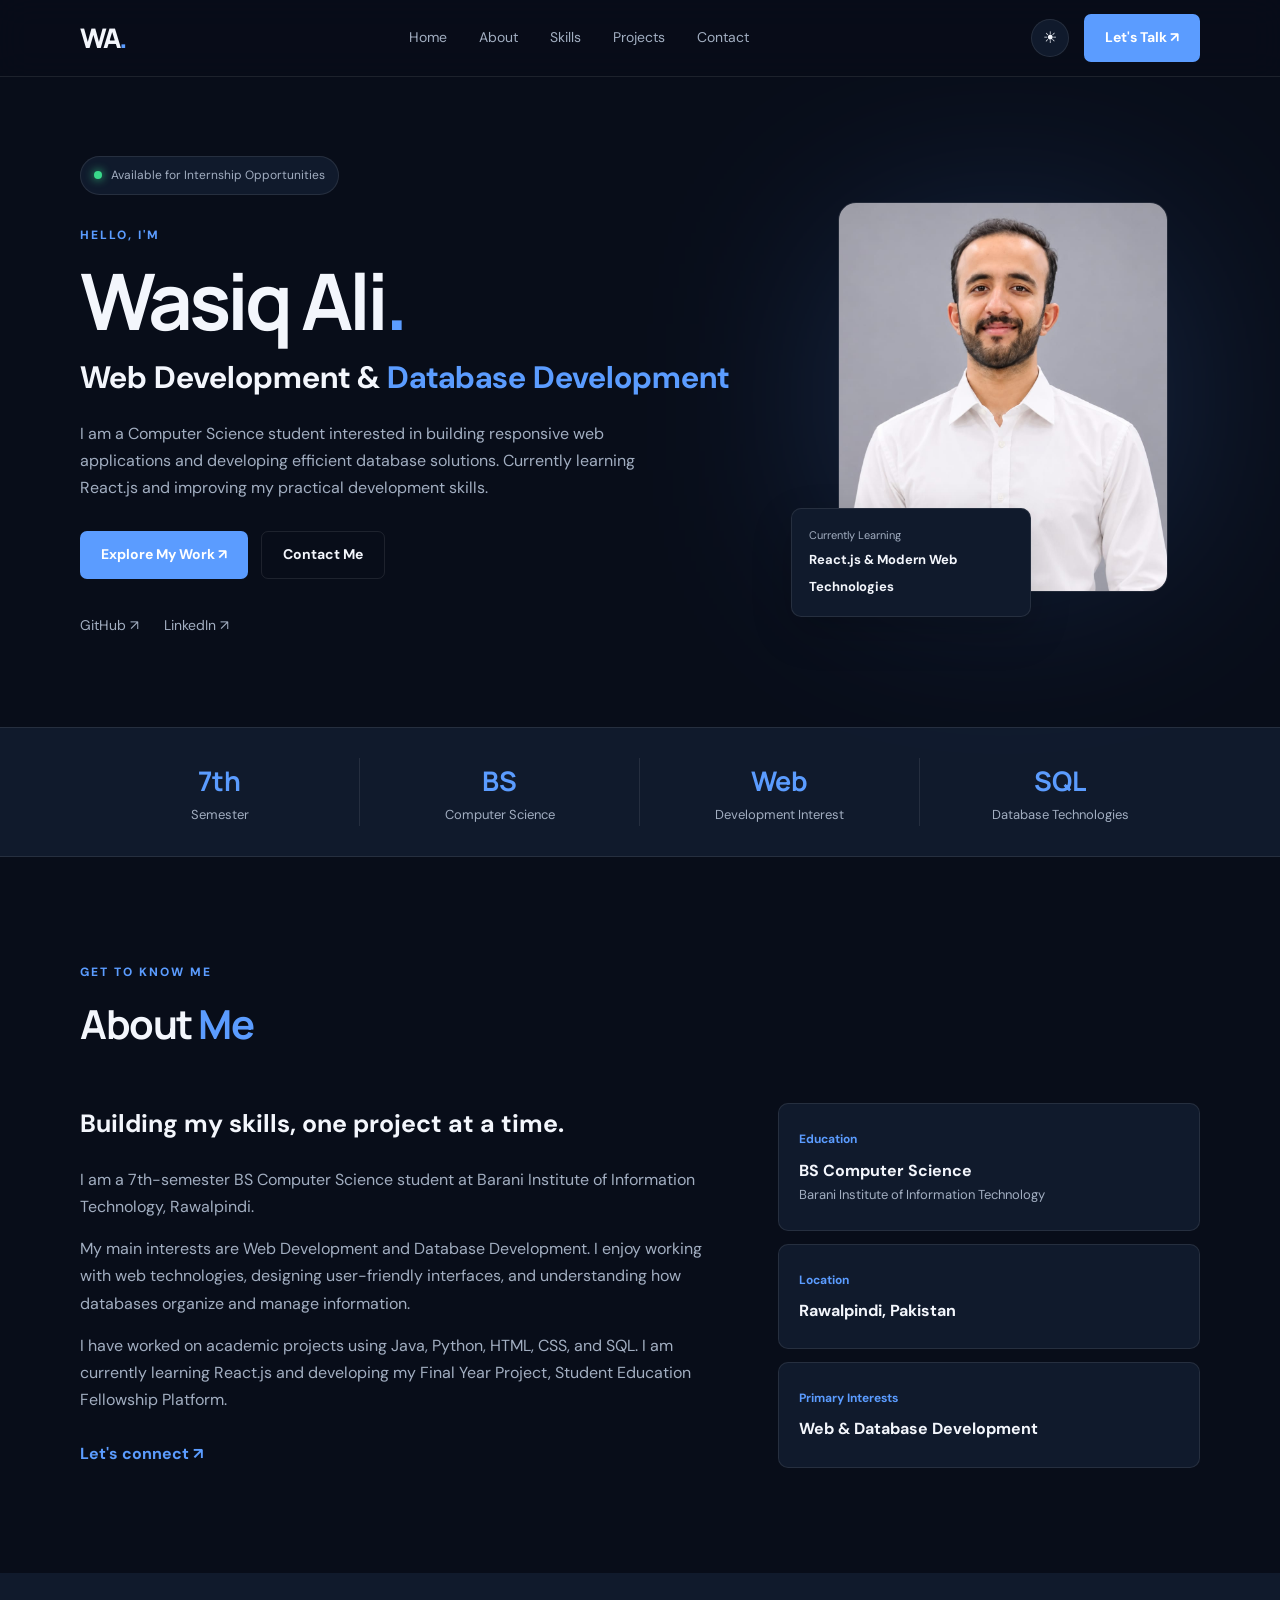
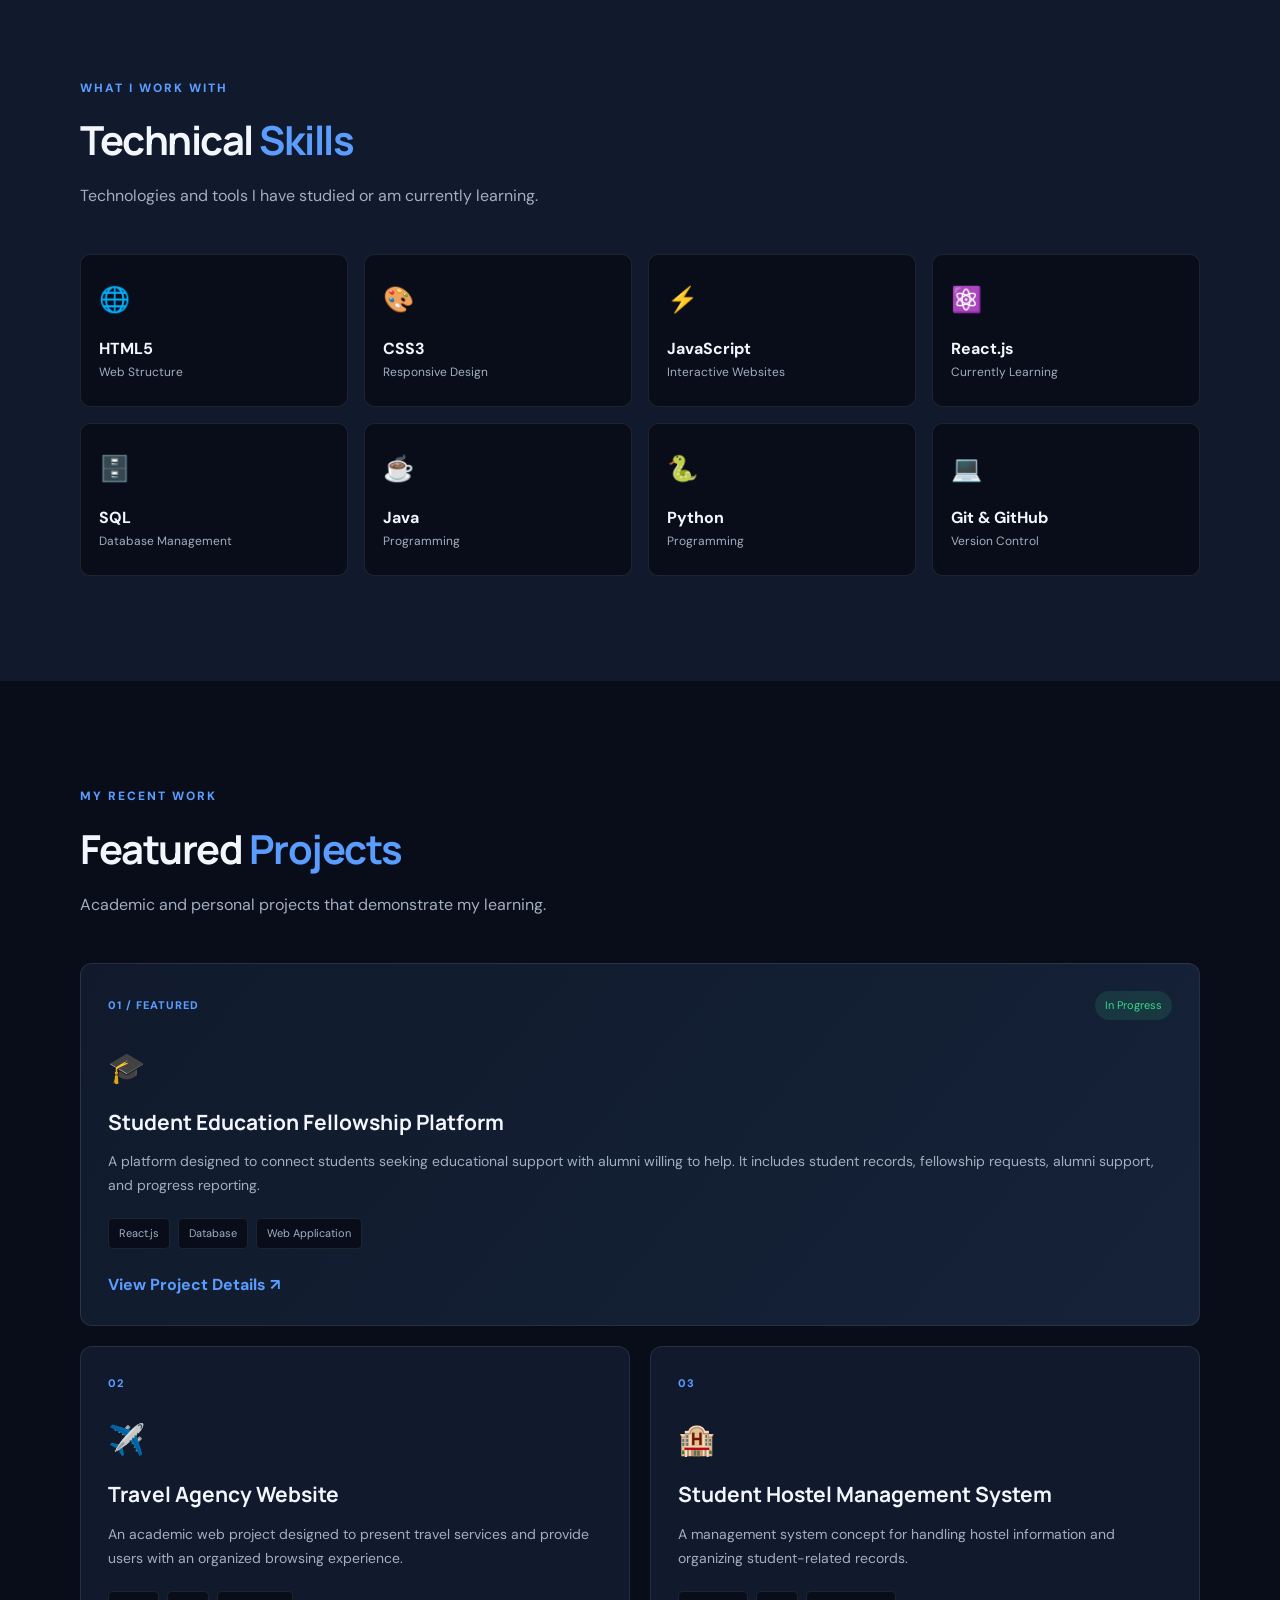
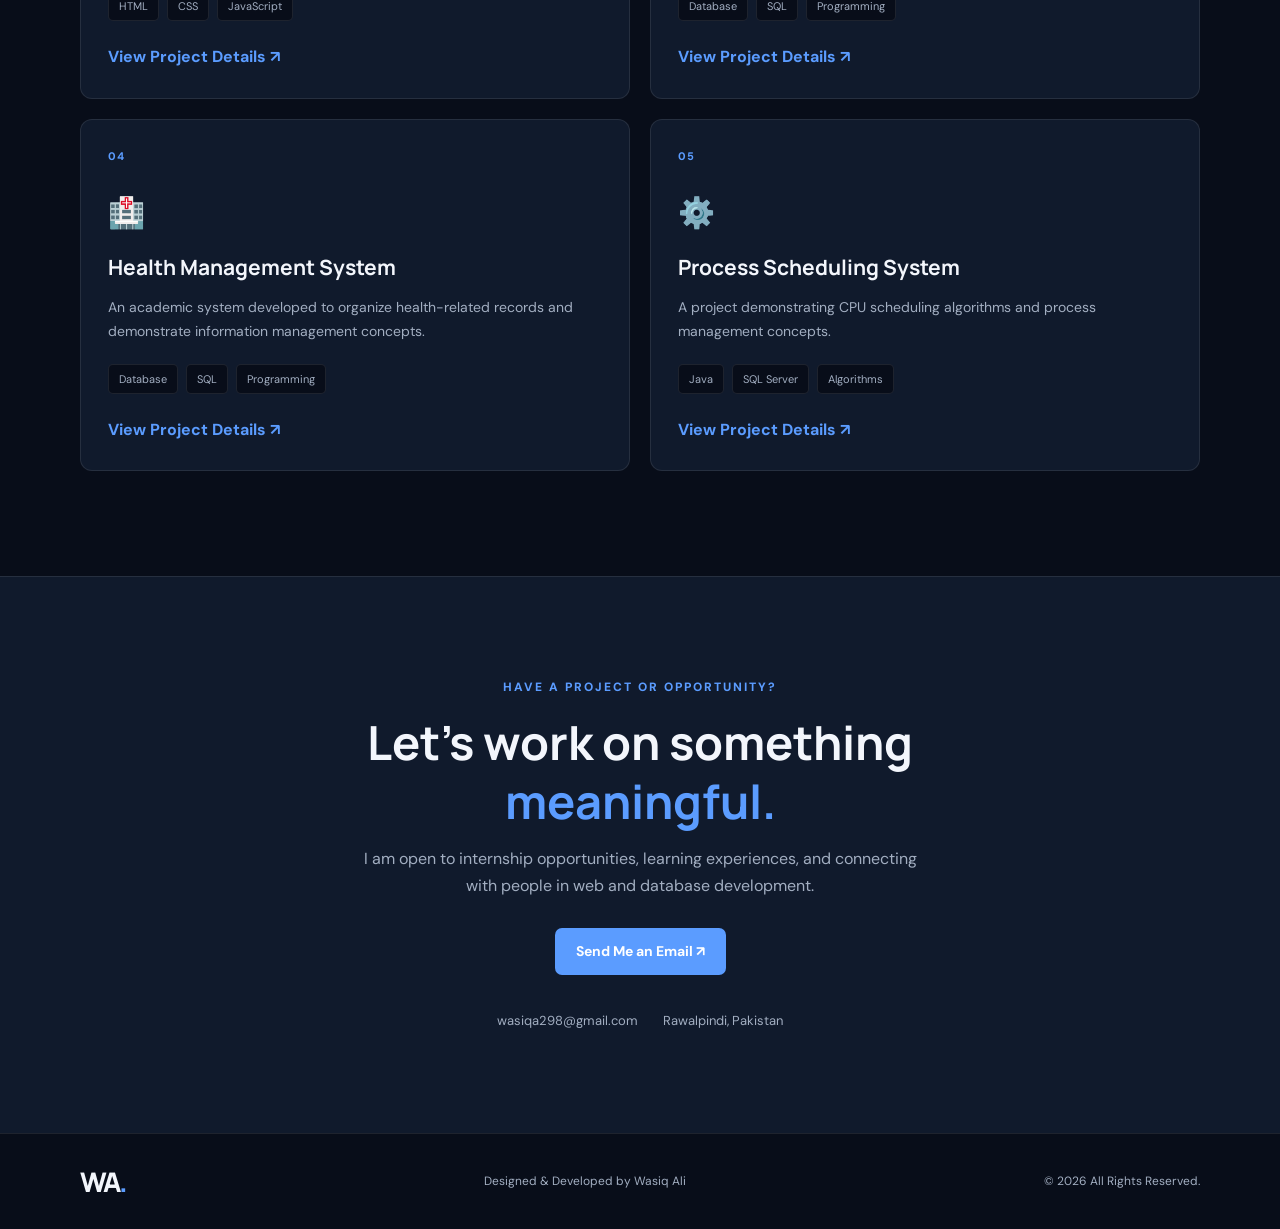
<file: Task1_Portfolio/index.html>
<!DOCTYPE html>
<html lang="en">
<head>
    <meta charset="UTF-8">
    <meta name="viewport" content="width=device-width, initial-scale=1.0">
    <meta name="description" content="Wasiq Ali - Computer Science student specializing in Web Development and Database Development.">
    <title>Wasiq Ali | Web & Database Developer</title>
    <link rel="preconnect" href="https://fonts.googleapis.com">
    <link rel="preconnect" href="https://fonts.gstatic.com" crossorigin>
    <link href="https://fonts.googleapis.com/css2?family=DM+Sans:wght@400;500;600;700&family=Manrope:wght@400;500;600;700;800&display=swap" rel="stylesheet">
    <link rel="stylesheet" href="style.css">
</head>
<body>
    <header class="header">
        <nav class="navbar container">
            <a href="#home" class="logo">
                WA<span>.</span>
            </a>
            <button class="menu-toggle" id="menuToggle" aria-label="Toggle navigation">
                ☰ </button>

            <div class="nav-links" id="navLinks">
                <a href="#home">Home</a>
                <a href="#about">About</a>
                <a href="#skills">Skills</a>
                <a href="#projects">Projects</a>
                <a href="#contact">Contact</a>
            </div>

            <div class="nav-actions">
                <button id="themeToggle" class="theme-toggle" aria-label="Toggle theme">
                    ☀ </button>
                <a href="#contact" class="nav-button">Let's Talk ↗</a>
            </div>

        </nav>
    </header>
    <main>

        <section class="hero container" id="home">

            <div class="hero-content">

                <div class="availability">
                    <span class="status-dot"></span>
                    Available for Internship Opportunities
                </div>

                <p class="hero-intro">HELLO, I'M</p>

                <h1>
                    Wasiq Ali<span>.</span>
                </h1>

                <h2>
                    Web Development &
                    <span>Database Development</span>
                </h2>

                <p class="hero-description">
                    I am a Computer Science student interested in building
                    responsive web applications and developing efficient
                    database solutions. Currently learning React.js and
                    improving my practical development skills.
                </p>

                <div class="hero-buttons">
                    <a href="#projects" class="primary-button">
                        Explore My Work ↗
                    </a>

                    <a href="#contact" class="secondary-button">
                        Contact Me
                    </a>
                </div>

                <div class="social-links">
                    <a href="https://github.com/MRWASIQ" target="_blank">
                        GitHub ↗
                    </a>

                    <a href="https://www.linkedin.com/in/wasiq-ali-339300264" target="_blank">
                        LinkedIn ↗
                    </a>
                </div>

            </div>
            <div class="hero-image">
                <div class="image-glow"></div>

                <img src="profile.jpeg" alt="Wasiq Ali profile photo">

                <div class="image-card">
                    <span>Currently Learning</span>
                    <strong>React.js & Modern Web Technologies</strong>
                </div>
            </div>

        </section>

        <section class="stats-section">
            <div class="container stats-grid">

                <div class="stat-item">
                    <h3>7th</h3>
                    <p>Semester</p>
                </div>

                <div class="stat-item">
                    <h3>BS</h3>
                    <p>Computer Science</p>
                </div>

                <div class="stat-item">
                    <h3>Web</h3>
                    <p>Development Interest</p>
                </div>

                <div class="stat-item">
                    <h3>SQL</h3>
                    <p>Database Technologies</p>
                </div>

            </div>
        </section>

        <section class="section container" id="about">

            <div class="section-heading">
                <p class="section-label">GET TO KNOW ME</p>
                <h2>About <span>Me</span></h2>
            </div>

            <div class="about-content">

                <div class="about-text">
                    <h3>Building my skills, one project at a time.</h3>

                    <p>
                        I am a 7th-semester BS Computer Science student at
                        Barani Institute of Information Technology, Rawalpindi.
                    </p>

                    <p>
                        My main interests are Web Development and Database
                        Development. I enjoy working with web technologies,
                        designing user-friendly interfaces, and understanding
                        how databases organize and manage information.
                    </p>

                    <p>
                        I have worked on academic projects using Java, Python,
                        HTML, CSS, and SQL. I am currently learning React.js
                        and developing my Final Year Project, Student Education
                        Fellowship Platform.
                    </p>

                    <a href="#contact" class="text-link">
                        Let's connect ↗
                    </a>
                </div>

                <div class="about-details">

                    <div class="detail-card">
                        <span>Education</span>
                        <h4>BS Computer Science</h4>
                        <p>Barani Institute of Information Technology</p>
                    </div>

                    <div class="detail-card">
                        <span>Location</span>
                        <h4>Rawalpindi, Pakistan</h4>
                    </div>

                    <div class="detail-card">
                        <span>Primary Interests</span>
                        <h4>Web & Database Development</h4>
                    </div>

                </div>

            </div>
        </section>

        <section class="section skills-section" id="skills">

            <div class="container">

                <div class="section-heading">
                    <p class="section-label">WHAT I WORK WITH</p>
                    <h2>Technical <span>Skills</span></h2>
                    <p class="section-description">
                        Technologies and tools I have studied or am currently learning.
                    </p>
                </div>

                <div class="skills-grid">

                    <div class="skill-card">
                        <span class="skill-icon">🌐</span>
                        <h3>HTML5</h3>
                        <p>Web Structure</p>
                    </div>

                    <div class="skill-card">
                        <span class="skill-icon">🎨</span>
                        <h3>CSS3</h3>
                        <p>Responsive Design</p>
                    </div>

                    <div class="skill-card">
                        <span class="skill-icon">⚡</span>
                        <h3>JavaScript</h3>
                        <p>Interactive Websites</p>
                    </div>

                    <div class="skill-card">
                        <span class="skill-icon">⚛️</span>
                        <h3>React.js</h3>
                        <p>Currently Learning</p>
                    </div>

                    <div class="skill-card">
                        <span class="skill-icon">🗄️</span>
                        <h3>SQL</h3>
                        <p>Database Management</p>
                    </div>

                    <div class="skill-card">
                        <span class="skill-icon">☕</span>
                        <h3>Java</h3>
                        <p>Programming</p>
                    </div>

                    <div class="skill-card">
                        <span class="skill-icon">🐍</span>
                        <h3>Python</h3>
                        <p>Programming</p>
                    </div>

                    <div class="skill-card">
                        <span class="skill-icon">💻</span>
                        <h3>Git & GitHub</h3>
                        <p>Version Control</p>
                    </div>

                </div>

            </div>
        </section>

        <section class="section container" id="projects">

            <div class="section-heading">
                <p class="section-label">MY RECENT WORK</p>
                <h2>Featured <span>Projects</span></h2>
                <p class="section-description">
                    Academic and personal projects that demonstrate my learning.
                </p>
            </div>


            <div class="projects-grid">

                <article class="project-card featured-project">

                    <div class="project-top">
                        <span class="project-number">01 / FEATURED</span>
                        <span class="project-status">In Progress</span>
                    </div>

                    <div class="project-symbol">🎓</div>

                    <h3>Student Education Fellowship Platform</h3>

                    <p>
                        A platform designed to connect students seeking
                        educational support with alumni willing to help.
                        It includes student records, fellowship requests,
                        alumni support, and progress reporting.
                    </p>

                    <div class="project-tags">
                        <span>React.js</span>
                        <span>Database</span>
                        <span>Web Application</span>
                    </div>

                    <button class="project-link"
                        data-title="Student Education Fellowship Platform"
                        data-description="My Final Year Project focuses on connecting students who need educational support with alumni who can provide assistance. The platform includes student enrollment, fellowship requests, alumni support, and academic progress reports.">
                        View Project Details ↗
                    </button>

                </article>


                <article class="project-card">

                    <div class="project-top">
                        <span class="project-number">02</span>
                    </div>

                    <div class="project-symbol">✈️</div>

                    <h3>Travel Agency Website</h3>

                    <p>
                        An academic web project designed to present travel
                        services and provide users with an organized
                        browsing experience.
                    </p>

                    <div class="project-tags">
                        <span>HTML</span>
                        <span>CSS</span>
                        <span>JavaScript</span>
                    </div>

                    <button class="project-link"
                        data-title="Travel Agency Website"
                        data-description="An academic project focused on creating a website for presenting travel services and organizing travel-related information.">
                        View Project Details ↗
                    </button>

                </article>


                <article class="project-card">

                    <div class="project-top">
                        <span class="project-number">03</span>
                    </div>

                    <div class="project-symbol">🏨</div>

                    <h3>Student Hostel Management System</h3>

                    <p>
                        A management system concept for handling hostel
                        information and organizing student-related records.
                    </p>

                    <div class="project-tags">
                        <span>Database</span>
                        <span>SQL</span>
                        <span>Programming</span>
                    </div>

                    <button class="project-link"
                        data-title="Student Hostel Management System"
                        data-description="An academic project focused on managing hostel-related information and student records using database concepts.">
                        View Project Details ↗
                    </button>

                </article>
                <article class="project-card">

                    <div class="project-top">
                        <span class="project-number">04</span>
                    </div>

                    <div class="project-symbol">🏥</div>

                    <h3>Health Management System</h3>

                    <p>
                        An academic system developed to organize health-related
                        records and demonstrate information management concepts.
                    </p>

                    <div class="project-tags">
                        <span>Database</span>
                        <span>SQL</span>
                        <span>Programming</span>
                    </div>

                    <button class="project-link"
                        data-title="Health Management System"
                        data-description="An academic project demonstrating how health-related records and information can be organized through a management system.">
                        View Project Details ↗
                    </button>
                </article>
                <article class="project-card">

                    <div class="project-top">
                        <span class="project-number">05</span>
                    </div>

                    <div class="project-symbol">⚙️</div>

                    <h3>Process Scheduling System</h3>

                    <p>
                        A project demonstrating CPU scheduling algorithms
                        and process management concepts.
                    </p>

                    <div class="project-tags">
                        <span>Java</span>
                        <span>SQL Server</span>
                        <span>Algorithms</span>
                    </div>

                    <button class="project-link"
                        data-title="Process Scheduling System"
                        data-description="An academic project demonstrating CPU scheduling concepts, including process management and scheduling algorithms.">
                        View Project Details ↗
                    </button>

                </article>

            </div>

        </section>

        <section class="contact-section" id="contact">

            <div class="container contact-content">

                <p class="section-label">HAVE A PROJECT OR OPPORTUNITY?</p>

                <h2>Let's work on something <span>meaningful.</span></h2>

                <p>
                    I am open to internship opportunities, learning experiences,
                    and connecting with people in web and database development.
                </p>

                <a href="mailto:wasiqa298@gmail.com" class="primary-button">
                    Send Me an Email ↗
                </a>

                <div class="contact-details">
                    <a href="mailto:wasiqa298@gmail.com">
                        wasiqa298@gmail.com
                    </a>

                    <span>Rawalpindi, Pakistan</span>
                </div>

            </div>

        </section>

    </main>

    <footer class="footer">
        <div class="container footer-content">

            <a href="#home" class="logo">WA<span>.</span></a>

            <p>Designed & Developed by Wasiq Ali</p>

            <p>© <span id="currentYear"></span> All Rights Reserved.</p>

        </div>
    </footer>

    <div class="modal" id="projectModal">

        <div class="modal-content">

            <button class="modal-close" id="modalClose" aria-label="Close modal">
                ×
            </button>

            <p class="section-label">PROJECT DETAILS</p>

            <h2 id="modalTitle"></h2>

            <p id="modalDescription"></p>

        </div>

    </div>


    <script src="script.js"></script>

</body>
</html>
</file>
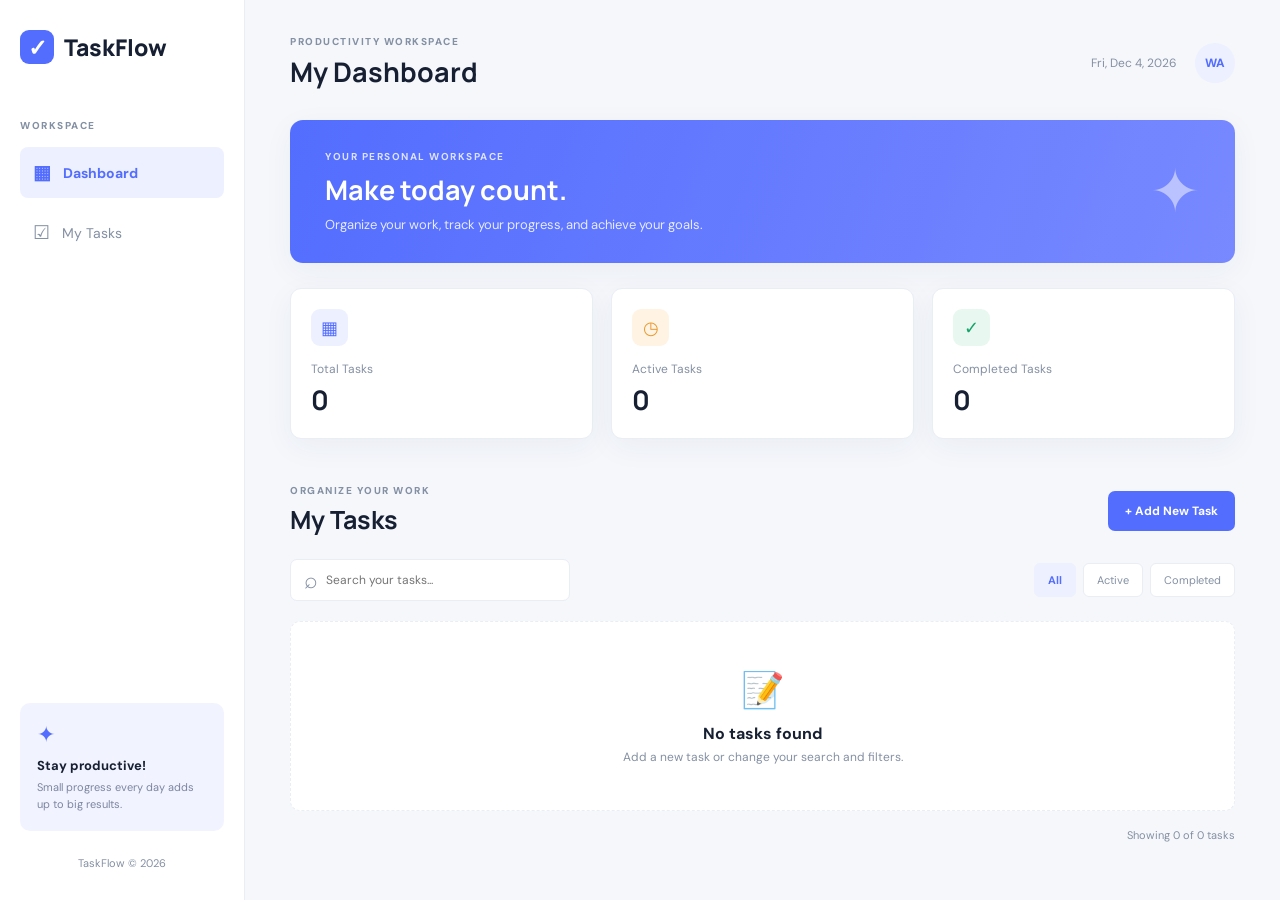
<file: Task2_Task_Manager/index.html>
<!DOCTYPE html>
<html lang="en">
<head>
    <meta charset="UTF-8">
    <meta name="viewport" content="width=device-width, initial-scale=1.0">

    <meta name="description" content="TaskFlow - A simple productivity and task management application.">

    <title>TaskFlow | Productivity Manager</title>

    <link rel="preconnect" href="https://fonts.googleapis.com">
    <link rel="preconnect" href="https://fonts.gstatic.com" crossorigin>

    <link href="https://fonts.googleapis.com/css2?family=DM+Sans:wght@400;500;600;700&family=Manrope:wght@400;500;600;700;800&display=swap" rel="stylesheet">

    <link rel="stylesheet" href="style.css">
</head>
<body>

    <div class="app-container">

        <aside class="sidebar">

            <a href="#" class="brand">
                <span class="brand-icon">✓</span>
                TaskFlow
            </a>

            <p class="sidebar-label">WORKSPACE</p>

            <nav class="sidebar-nav">
                <a href="#dashboard" class="nav-item active">
                    <span>▦</span> Dashboard
                </a>

                <a href="#taskSection" class="nav-item">
                    <span>☑</span> My Tasks
                </a>
            </nav>

            <div class="sidebar-bottom">
                <div class="sidebar-note">
                    <span>✦</span>
                    <h4>Stay productive!</h4>
                    <p>Small progress every day adds up to big results.</p>
                </div>

                <p class="sidebar-footer">TaskFlow © 2026</p>
            </div>

        </aside>


        <main class="main-content">

            <header class="topbar">
                <div>
                    <p class="welcome-text">PRODUCTIVITY WORKSPACE</p>
                    <h1>My Dashboard</h1>
                </div>

                <div class="topbar-right">
                    <span class="date-display" id="todayDate"></span>
                    <div class="user-avatar">WA</div>
                </div>
            </header>


            <section id="dashboard">

                <div class="welcome-card">
                    <div>
                        <p class="welcome-small">YOUR PERSONAL WORKSPACE</p>
                        <h2>Make today count.</h2>
                        <p>Organize your work, track your progress, and achieve your goals.</p>
                    </div>

                    <div class="welcome-icon">✦</div>
                </div>


                <div class="stats-grid">

                    <div class="stat-card">
                        <div class="stat-icon total-icon">▦</div>
                        <p>Total Tasks</p>
                        <h2 id="totalTasks">0</h2>
                    </div>

                    <div class="stat-card">
                        <div class="stat-icon active-icon">◷</div>
                        <p>Active Tasks</p>
                        <h2 id="activeTasks">0</h2>
                    </div>

                    <div class="stat-card">
                        <div class="stat-icon completed-icon">✓</div>
                        <p>Completed Tasks</p>
                        <h2 id="completedTasks">0</h2>
                    </div>

                </div>

            </section>


            <section class="task-section" id="taskSection">

                <div class="section-header">
                    <div>
                        <p class="section-label">ORGANIZE YOUR WORK</p>
                        <h2>My Tasks</h2>
                    </div>

                    <button class="add-button" id="addTaskButton">
                        + Add New Task
                    </button>
                </div>


                <div class="toolbar">

                    <div class="search-box">
                        <span>⌕</span>
                        <input type="search" id="searchInput" placeholder="Search your tasks...">
                    </div>

                    <div class="filter-buttons">
                        <button class="filter-button active" data-filter="all">All</button>
                        <button class="filter-button" data-filter="active">Active</button>
                        <button class="filter-button" data-filter="completed">Completed</button>
                    </div>

                </div>


                <div class="task-list" id="taskList">

                </div>


                <p class="task-count" id="taskCount">Showing 0 tasks</p>

            </section>

        </main>

    </div>


    <div class="modal" id="taskModal">

        <div class="modal-content">

            <div class="modal-header">
                <div>
                    <p class="section-label">TASK MANAGEMENT</p>
                    <h2 id="modalTitle">Create New Task</h2>
                </div>

                <button class="close-button" id="closeModal">×</button>
            </div>


            <form id="taskForm">

                <label for="taskTitle">Task Title</label>
                <input
                    type="text"
                    id="taskTitle"
                    placeholder="Enter task title"
                    maxlength="100"
                    required
                >

                <label for="taskDescription">Description</label>
                <textarea
                    id="taskDescription"
                    placeholder="Write task details..."
                    rows="3"
                    maxlength="500"
                ></textarea>

                <div class="form-row">

                    <div>
                        <label for="taskCategory">Category</label>

                        <select id="taskCategory" required>
                            <option value="Work">Work</option>
                            <option value="Study">Study</option>
                            <option value="Personal">Personal</option>
                            <option value="Other">Other</option>
                        </select>
                    </div>

                    <div>
                        <label for="taskDueDate">Due Date</label>
                        <input type="date" id="taskDueDate" required>
                    </div>

                </div>

                <div class="form-actions">
                    <button type="button" class="cancel-button" id="cancelButton">
                        Cancel
                    </button>

                    <button type="submit" class="save-button" id="saveButton">
                        Save Task
                    </button>
                </div>

            </form>

        </div>

    </div>


    <script src="app.js"></script>

</body>
</html>
</file>
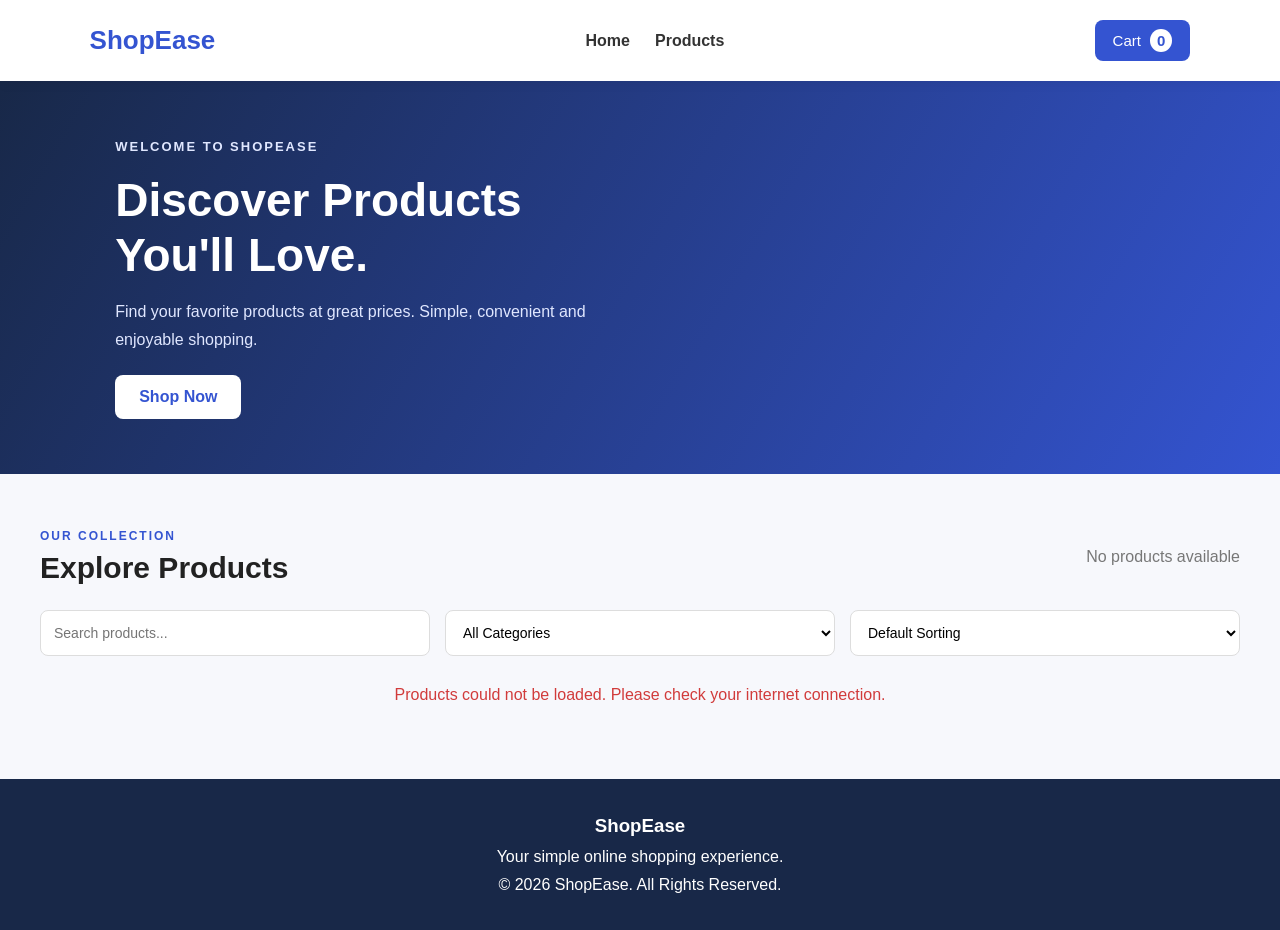
<file: Task4_Ecommerce_Cart/index.html>
<!DOCTYPE html>
<html lang="en">
<head>
    <meta charset="UTF-8">
    <meta name="viewport" content="width=device-width, initial-scale=1.0">
    <title>ShopEase - Online Shopping</title>
    <link rel="stylesheet" href="style.css">
</head>
<body>

    <header class="header">
        <div class="logo">ShopEase</div>

        <nav>
            <a href="#home">Home</a>
            <a href="#products">Products</a>
        </nav>

        <button class="cart-button" id="cartButton">
            <span>Cart</span>
            <span id="cartCount">0</span>
        </button>
    </header>

    <section class="hero" id="home">
        <div>
            <p class="hero-label">WELCOME TO SHOPEASE</p>
            <h1>Discover Products<br>You'll Love.</h1>
            <p>
                Find your favorite products at great prices.
                Simple, convenient and enjoyable shopping.
            </p>
            <a href="#products" class="shop-button">Shop Now</a>
        </div>
    </section>

    <main class="main-container" id="products">

        <div class="section-heading">
            <div>
                <p class="small-heading">OUR COLLECTION</p>
                <h2>Explore Products</h2>
            </div>
            <p id="productCount">Loading products...</p>
        </div>

        <div class="filter-section">

            <input
                type="text"
                id="searchInput"
                placeholder="Search products..."
            >

            <select id="categoryFilter">
                <option value="all">All Categories</option>
            </select>

            <select id="sortFilter">
                <option value="default">Default Sorting</option>
                <option value="low">Price: Low to High</option>
                <option value="high">Price: High to Low</option>
                <option value="rating">Top Rated</option>
            </select>

        </div>

        <p id="message"></p>

        <div class="products-grid" id="productsContainer">
            <p>Loading products...</p>
        </div>

    </main>

    <section class="cart-overlay" id="cartOverlay">

        <div class="cart-panel">

            <div class="cart-header">
                <h2>Shopping Cart</h2>
                <button id="closeCart" class="close-button">&times;</button>
            </div>

            <div id="cartItems" class="cart-items">
                <p>Your cart is empty.</p>
            </div>

            <div class="cart-summary">

                <div class="summary-row">
                    <span>Subtotal</span>
                    <span id="subtotal">PKR 0</span>
                </div>

                <div class="summary-row">
                    <span>Tax (5%)</span>
                    <span id="tax">PKR 0</span>
                </div>

                <div class="summary-row">
                    <span>Shipping</span>
                    <span id="shipping">PKR 0</span>
                </div>

                <div class="summary-row total-row">
                    <strong>Total</strong>
                    <strong id="total">PKR 0</strong>
                </div>

                <button id="checkoutButton" class="checkout-button">
                    Proceed to Checkout
                </button>

            </div>

        </div>

    </section>

    <section class="checkout-overlay" id="checkoutOverlay">

        <div class="checkout-modal">

            <button id="closeCheckout" class="close-button">&times;</button>

            <h2>Checkout</h2>
            <p>Enter your details to place your order.</p>

            <form id="checkoutForm">

                <label>Full Name</label>
                <input type="text" id="customerName" required>

                <label>Email Address</label>
                <input type="email" id="customerEmail" required>

                <label>Delivery Address</label>
                <textarea id="customerAddress" required></textarea>

                <button type="submit" class="checkout-button">
                    Place Order
                </button>

            </form>

            <p id="checkoutMessage"></p>

        </div>

    </section>

    <footer>
        <h3>ShopEase</h3>
        <p>Your simple online shopping experience.</p>
        <p>© 2026 ShopEase. All Rights Reserved.</p>
    </footer>

    <script src="app.js"></script>
</body>
</html>
</file>
<file: Task1_Portfolio/style.css>
:root {
    --bg: #080d19;
    --surface: #101a2c;
    --surface-light: #152238;
    --text: #f3f6fc;
    --muted: #a2aec1;
    --accent: #5b9cff;
    --accent-light: #8bb9ff;
    --border: rgba(255, 255, 255, 0.09);
    --header: rgba(8, 13, 25, 0.88);
}

body.light-theme {
    --bg: #f5f7fb;
    --surface: #ffffff;
    --surface-light: #edf2fa;
    --text: #172033;
    --muted: #667085;
    --accent: #2563eb;
    --accent-light: #1d4ed8;
    --border: rgba(20, 35, 60, 0.12);
    --header: rgba(245, 247, 251, 0.9);
}

* {
    margin: 0;
    padding: 0;
    box-sizing: border-box;
    scroll-behavior: smooth;
}

body {
    background: var(--bg);
    color: var(--text);
    font-family: "DM Sans", sans-serif;
    line-height: 1.7;
    transition: background 0.3s, color 0.3s;
}

a {
    text-decoration: none;
    color: inherit;
}

button {
    font: inherit;
}

.container {
    width: min(1120px, 90%);
    margin: auto;
}



.header {
    position: sticky;
    top: 0;
    z-index: 100;
    background: var(--header);
    backdrop-filter: blur(16px);
    border-bottom: 1px solid var(--border);
}

.navbar {
    min-height: 76px;
    display: flex;
    justify-content: space-between;
    align-items: center;
}

.logo {
    font-family: "Manrope", sans-serif;
    font-size: 27px;
    font-weight: 800;
    letter-spacing: -2px;
}

.logo span,
.hero h1 span,
.section-heading h2 span,
.contact-content h2 span {
    color: var(--accent);
}

.nav-links {
    display: flex;
    align-items: center;
    gap: 32px;
}

.nav-links a {
    color: var(--muted);
    font-size: 14px;
    transition: 0.3s;
}

.nav-links a:hover {
    color: var(--accent);
}

.nav-actions {
    display: flex;
    align-items: center;
    gap: 15px;
}

.theme-toggle {
    background: var(--surface);
    border: 1px solid var(--border);
    color: var(--text);
    width: 38px;
    height: 38px;
    border-radius: 50%;
    cursor: pointer;
}

.nav-button,
.primary-button {
    background: var(--accent);
    color: white;
    padding: 12px 21px;
    border-radius: 7px;
    font-size: 14px;
    font-weight: 700;
    display: inline-block;
    transition: 0.3s;
}

.nav-button:hover,
.primary-button:hover {
    background: var(--accent-light);
    transform: translateY(-3px);
}

.menu-toggle {
    display: none;
    border: 0;
    background: transparent;
    color: var(--text);
    font-size: 27px;
    cursor: pointer;
}

.hero {
    min-height: 650px;
    display: grid;
    grid-template-columns: 1.25fr 0.75fr;
    align-items: center;
    gap: 70px;
    padding-top: 65px;
    padding-bottom: 75px;
}

.availability {
    display: inline-flex;
    align-items: center;
    gap: 9px;
    padding: 8px 13px;
    background: var(--surface);
    border: 1px solid var(--border);
    color: var(--muted);
    border-radius: 30px;
    font-size: 12px;
    margin-bottom: 30px;
}

.status-dot {
    width: 8px;
    height: 8px;
    border-radius: 50%;
    background: #39d98a;
    box-shadow: 0 0 10px #39d98a;
}

.hero-intro,
.section-label {
    color: var(--accent);
    font-size: 12px;
    font-weight: 800;
    letter-spacing: 2px;
}

.hero h1 {
    font-family: "Manrope", sans-serif;
    font-size: clamp(50px, 7vw, 78px);
    line-height: 1.12;
    letter-spacing: -4px;
    margin: 12px 0;
}

.hero h2 {
    font-size: clamp(22px, 3vw, 31px);
    line-height: 1.4;
    margin-bottom: 20px;
}

.hero h2 span {
    color: var(--accent);
}

.hero-description {
    color: var(--muted);
    max-width: 570px;
    font-size: 16px;
}

.hero-buttons {
    display: flex;
    gap: 13px;
    margin-top: 30px;
    flex-wrap: wrap;
}

.secondary-button {
    border: 1px solid var(--border);
    padding: 11px 21px;
    border-radius: 7px;
    font-size: 14px;
    font-weight: 700;
    transition: 0.3s;
}

.secondary-button:hover {
    border-color: var(--accent);
    color: var(--accent);
}

.social-links {
    display: flex;
    gap: 25px;
    margin-top: 35px;
    color: var(--muted);
    font-size: 14px;
}

.social-links a:hover {
    color: var(--accent);
}

.hero-image {
    position: relative;
    display: flex;
    justify-content: center;
    align-items: center;
}

.hero-image img {
    width: 330px;
    height: 390px;
    object-fit: cover;
    border-radius: 18px;
    position: relative;
    z-index: 2;
    border: 1px solid var(--border);
}

.image-glow {
    position: absolute;
    width: 300px;
    height: 300px;
    background: var(--accent);
    filter: blur(110px);
    opacity: 0.23;
}

.image-card {
    position: absolute;
    bottom: -25px;
    left: -15px;
    z-index: 3;
    background: var(--surface);
    border: 1px solid var(--border);
    padding: 17px;
    border-radius: 10px;
    max-width: 240px;
    box-shadow: 0 15px 40px rgba(0, 0, 0, 0.2);
}

.image-card span {
    display: block;
    color: var(--muted);
    font-size: 11px;
}

.image-card strong {
    font-size: 13px;
}

.stats-section {
    border-top: 1px solid var(--border);
    border-bottom: 1px solid var(--border);
    background: var(--surface);
}

.stats-grid {
    display: grid;
    grid-template-columns: repeat(4, 1fr);
    padding-top: 30px;
    padding-bottom: 30px;
}

.stat-item {
    text-align: center;
    border-right: 1px solid var(--border);
}

.stat-item:last-child {
    border: none;
}

.stat-item h3 {
    font-family: "Manrope", sans-serif;
    font-size: 27px;
    color: var(--accent);
}

.stat-item p {
    font-size: 13px;
    color: var(--muted);
}

.section {
    padding-top: 105px;
    padding-bottom: 105px;
}

.section-heading {
    margin-bottom: 45px;
}

.section-heading h2 {
    font-family: "Manrope", sans-serif;
    font-size: 40px;
    letter-spacing: -1.5px;
    margin-top: 8px;
}

.section-description {
    color: var(--muted);
    margin-top: 8px;
}

.about-content {
    display: grid;
    grid-template-columns: 1.2fr 0.8fr;
    gap: 65px;
}

.about-text h3 {
    font-size: 25px;
    margin-bottom: 20px;
}

.about-text p {
    color: var(--muted);
    margin-bottom: 15px;
}

.text-link {
    display: inline-block;
    color: var(--accent);
    font-weight: 700;
    margin-top: 12px;
}

.about-details {
    display: grid;
    gap: 13px;
}

.detail-card {
    background: var(--surface);
    border: 1px solid var(--border);
    border-radius: 10px;
    padding: 20px;
}

.detail-card span {
    color: var(--accent);
    font-size: 12px;
    font-weight: 700;
}

.detail-card h4 {
    font-size: 16px;
    margin-top: 5px;
}

.detail-card p {
    color: var(--muted);
    font-size: 13px;
}

.skills-section {
    background: var(--surface);
}

.skills-grid {
    display: grid;
    grid-template-columns: repeat(4, 1fr);
    gap: 16px;
}

.skill-card {
    background: var(--bg);
    border: 1px solid var(--border);
    padding: 24px 18px;
    border-radius: 10px;
    transition: 0.3s;
}

.skill-card:hover {
    transform: translateY(-5px);
    border-color: var(--accent);
}

.skill-icon {
    font-size: 25px;
}

.skill-card h3 {
    margin-top: 13px;
    font-size: 16px;
}

.skill-card p {
    color: var(--muted);
    font-size: 12px;
}

.projects-grid {
    display: grid;
    grid-template-columns: repeat(2, 1fr);
    gap: 20px;
}

.project-card {
    background: var(--surface);
    border: 1px solid var(--border);
    border-radius: 12px;
    padding: 27px;
    transition: 0.3s;
}

.project-card:hover {
    transform: translateY(-5px);
    border-color: var(--accent);
}

.featured-project {
    grid-column: span 2;
    background: linear-gradient(130deg, var(--surface), var(--surface-light));
}

.project-top {
    display: flex;
    justify-content: space-between;
    align-items: center;
}

.project-number {
    color: var(--accent);
    font-size: 11px;
    font-weight: 800;
    letter-spacing: 1px;
}

.project-status {
    background: rgba(57, 217, 138, 0.12);
    color: #39d98a;
    padding: 5px 10px;
    border-radius: 20px;
    font-size: 11px;
}

.project-symbol {
    font-size: 30px;
    margin: 22px 0 12px;
}

.project-card h3 {
    font-family: "Manrope", sans-serif;
    font-size: 21px;
    margin-bottom: 10px;
}

.project-card p {
    color: var(--muted);
    font-size: 14px;
}

.project-tags {
    display: flex;
    flex-wrap: wrap;
    gap: 8px;
    margin-top: 20px;
}

.project-tags span {
    background: var(--bg);
    border: 1px solid var(--border);
    color: var(--muted);
    border-radius: 5px;
    padding: 5px 10px;
    font-size: 11px;
}

.project-link {
    margin-top: 22px;
    background: transparent;
    color: var(--accent);
    border: 0;
    font-weight: 700;
    cursor: pointer;
}

.contact-section {
    background: var(--surface);
    border-top: 1px solid var(--border);
    text-align: center;
    padding: 100px 0;
}

.contact-content h2 {
    font-family: "Manrope", sans-serif;
    font-size: clamp(30px, 5vw, 47px);
    max-width: 700px;
    margin: 15px auto;
    line-height: 1.25;
}

.contact-content > p:not(.section-label) {
    max-width: 570px;
    margin: 0 auto 28px;
    color: var(--muted);
}

.contact-details {
    display: flex;
    justify-content: center;
    gap: 25px;
    margin-top: 35px;
    color: var(--muted);
    font-size: 13px;
    flex-wrap: wrap;
}

.contact-details a:hover {
    color: var(--accent);
}

.footer {
    border-top: 1px solid var(--border);
    padding: 25px 0;
}

.footer-content {
    display: flex;
    align-items: center;
    justify-content: space-between;
    gap: 15px;
}

.footer-content p {
    color: var(--muted);
    font-size: 12px;
}

.modal {
    display: none;
    position: fixed;
    inset: 0;
    background: rgba(0, 0, 0, 0.75);
    z-index: 200;
    align-items: center;
    justify-content: center;
    padding: 20px;
}

.modal.active {
    display: flex;
}

.modal-content {
    background: var(--surface);
    border: 1px solid var(--border);
    border-radius: 13px;
    padding: 35px;
    width: min(500px, 100%);
    position: relative;
}

.modal-content h2 {
    margin: 12px 0;
}

.modal-content > p:last-child {
    color: var(--muted);
}

.modal-close {
    position: absolute;
    top: 12px;
    right: 17px;
    border: none;
    background: transparent;
    color: var(--text);
    font-size: 28px;
    cursor: pointer;
}

@media (max-width: 850px) {

    .nav-links {
        gap: 17px;
    }

    .hero {
        gap: 30px;
    }

    .hero-image img {
        width: 270px;
        height: 330px;
    }

    .skills-grid {
        grid-template-columns: repeat(2, 1fr);
    }

}

@media (max-width: 650px) {

    .navbar {
        position: relative;
    }

    .menu-toggle {
        display: block;
        margin-left: auto;
        margin-right: 15px;
    }

    .nav-links {
        display: none;
        position: absolute;
        top: 76px;
        left: 0;
        width: 100%;
        padding: 22px;
        background: var(--surface);
        border-bottom: 1px solid var(--border);
        flex-direction: column;
        align-items: flex-start;
    }

    .nav-links.active {
        display: flex;
    }

    .nav-button {
        display: none;
    }

    .hero {
        grid-template-columns: 1fr;
        padding-top: 65px;
        text-align: center;
    }

    .hero-description {
        margin: auto;
    }

    .hero-buttons,
    .social-links {
        justify-content: center;
    }

    .hero-image {
        margin-top: 35px;
    }

    .hero-image img {
        width: 260px;
        height: 310px;
    }

    .image-card {
        left: 0;
    }

    .stats-grid {
        grid-template-columns: repeat(2, 1fr);
        gap: 25px 0;
    }

    .stat-item:nth-child(2) {
        border-right: none;
    }

    .about-content {
        grid-template-columns: 1fr;
        gap: 30px;
    }

    .projects-grid {
        grid-template-columns: 1fr;
    }

    .featured-project {
        grid-column: span 1;
    }

    .section {
        padding-top: 75px;
        padding-bottom: 75px;
    }

    .section-heading h2 {
        font-size: 32px;
    }

    .footer-content {
        flex-direction: column;
        text-align: center;
    }

}

@media (max-width: 380px) {

    .nav-actions {
        gap: 5px;
    }

    .skills-grid {
        grid-template-columns: 1fr 1fr;
    }

    .project-card {
        padding: 20px;
    }

}
</file>
<file: Task2_Task_Manager/style.css>
:root {
    --background: #f5f7fb;
    --surface: #ffffff;
    --text: #172033;
    --muted: #8490a3;
    --primary: #536dfe;
    --primary-light: #edf0ff;
    --border: #e9edf4;
    --green: #16a36a;
    --orange: #e99a32;
    --shadow: 0 8px 30px rgba(30, 50, 90, 0.05);
}

* {
    margin: 0;
    padding: 0;
    box-sizing: border-box;
}

body {
    background: var(--background);
    color: var(--text);
    font-family: "DM Sans", sans-serif;
}

button,
input,
textarea,
select {
    font: inherit;
}

button {
    cursor: pointer;
}

.app-container {
    display: flex;
    min-height: 100vh;
}


.sidebar {
    width: 245px;
    background: var(--surface);
    border-right: 1px solid var(--border);
    padding: 30px 20px;
    display: flex;
    flex-direction: column;
    position: fixed;
    top: 0;
    bottom: 0;
    left: 0;
}

.brand {
    display: flex;
    align-items: center;
    gap: 10px;
    font-family: "Manrope", sans-serif;
    font-size: 23px;
    font-weight: 800;
    text-decoration: none;
    color: var(--text);
    margin-bottom: 55px;
}

.brand-icon {
    background: var(--primary);
    color: white;
    width: 34px;
    height: 34px;
    border-radius: 9px;
    display: grid;
    place-items: center;
}

.sidebar-label,
.section-label {
    color: var(--muted);
    font-size: 10px;
    font-weight: 800;
    letter-spacing: 1.5px;
}

.sidebar-label {
    margin-bottom: 15px;
}

.sidebar-nav {
    display: grid;
    gap: 9px;
}

.nav-item {
    padding: 13px;
    text-decoration: none;
    color: var(--muted);
    border-radius: 8px;
    display: flex;
    align-items: center;
    gap: 12px;
    font-size: 14px;
    transition: 0.2s;
}

.nav-item span {
    font-size: 19px;
}

.nav-item:hover,
.nav-item.active {
    background: var(--primary-light);
    color: var(--primary);
    font-weight: 700;
}

.sidebar-bottom {
    margin-top: auto;
}

.sidebar-note {
    background: #f1f3ff;
    border-radius: 10px;
    padding: 17px;
}

.sidebar-note span {
    color: var(--primary);
    font-size: 22px;
}

.sidebar-note h4 {
    font-size: 13px;
    margin: 8px 0 5px;
}

.sidebar-note p {
    font-size: 11px;
    line-height: 1.6;
    color: #7c86a0;
}

.sidebar-footer {
    font-size: 11px;
    color: var(--muted);
    margin-top: 25px;
    text-align: center;
}


.main-content {
    width: calc(100% - 245px);
    margin-left: 245px;
    padding: 35px 45px;
}

.topbar {
    display: flex;
    justify-content: space-between;
    align-items: center;
    margin-bottom: 30px;
}

.welcome-text {
    color: var(--muted);
    font-size: 10px;
    font-weight: 800;
    letter-spacing: 1.5px;
}

.topbar h1 {
    font-family: "Manrope", sans-serif;
    font-size: 27px;
    margin-top: 5px;
}

.topbar-right {
    display: flex;
    align-items: center;
    gap: 18px;
}

.date-display {
    color: var(--muted);
    font-size: 12px;
}

.user-avatar {
    width: 40px;
    height: 40px;
    background: var(--primary-light);
    color: var(--primary);
    display: grid;
    place-items: center;
    border-radius: 50%;
    font-weight: 800;
    font-size: 12px;
}


.welcome-card {
    background: linear-gradient(110deg, #536dfe, #7889ff);
    color: white;
    border-radius: 13px;
    padding: 30px 35px;
    display: flex;
    justify-content: space-between;
    align-items: center;
    box-shadow: var(--shadow);
}

.welcome-small {
    font-size: 10px;
    font-weight: 700;
    letter-spacing: 1.5px;
    opacity: 0.8;
}

.welcome-card h2 {
    font-family: "Manrope", sans-serif;
    font-size: 27px;
    margin: 8px 0;
}

.welcome-card p:last-child {
    font-size: 13px;
    opacity: 0.85;
}

.welcome-icon {
    font-size: 60px;
    opacity: 0.5;
}


.stats-grid {
    display: grid;
    grid-template-columns: repeat(3, 1fr);
    gap: 18px;
    margin: 25px 0 45px;
}

.stat-card {
    background: var(--surface);
    border: 1px solid var(--border);
    padding: 20px;
    border-radius: 11px;
    box-shadow: var(--shadow);
}

.stat-icon {
    width: 37px;
    height: 37px;
    display: grid;
    place-items: center;
    border-radius: 9px;
    font-size: 18px;
    margin-bottom: 15px;
}

.total-icon {
    color: var(--primary);
    background: #edf0ff;
}

.active-icon {
    color: var(--orange);
    background: #fff4e4;
}

.completed-icon {
    color: var(--green);
    background: #e8f8f0;
}

.stat-card p {
    font-size: 12px;
    color: var(--muted);
}

.stat-card h2 {
    font-family: "Manrope", sans-serif;
    font-size: 27px;
    margin-top: 4px;
}


.section-header {
    display: flex;
    justify-content: space-between;
    align-items: center;
    margin-bottom: 22px;
}

.section-header h2 {
    font-family: "Manrope", sans-serif;
    font-size: 25px;
    margin-top: 5px;
}

.add-button,
.save-button {
    background: var(--primary);
    color: white;
    border: none;
    padding: 12px 17px;
    border-radius: 7px;
    font-weight: 700;
    font-size: 12px;
    transition: 0.2s;
}

.add-button:hover,
.save-button:hover {
    background: #4059e8;
    transform: translateY(-2px);
}


.toolbar {
    display: flex;
    justify-content: space-between;
    align-items: center;
    gap: 15px;
    margin-bottom: 20px;
}

.search-box {
    background: var(--surface);
    border: 1px solid var(--border);
    border-radius: 7px;
    display: flex;
    align-items: center;
    padding: 0 13px;
    width: 280px;
}

.search-box span {
    font-size: 23px;
    color: var(--muted);
}

.search-box input {
    width: 100%;
    border: none;
    outline: none;
    padding: 12px 8px;
    background: transparent;
    font-size: 12px;
    color: var(--text);
}

.filter-buttons {
    display: flex;
    gap: 7px;
}

.filter-button {
    border: 1px solid var(--border);
    background: var(--surface);
    color: var(--muted);
    border-radius: 6px;
    padding: 9px 13px;
    font-size: 11px;
}

.filter-button.active {
    background: var(--primary-light);
    border-color: var(--primary-light);
    color: var(--primary);
    font-weight: 700;
}


.task-list {
    display: grid;
    gap: 12px;
}

.task-card {
    display: flex;
    align-items: flex-start;
    gap: 14px;
    background: var(--surface);
    border: 1px solid var(--border);
    border-radius: 10px;
    padding: 19px;
    box-shadow: var(--shadow);
    transition: 0.2s;
}

.task-card:hover {
    border-color: #cbd3ff;
}

.task-checkbox {
    width: 18px;
    height: 18px;
    margin-top: 3px;
    accent-color: var(--primary);
    cursor: pointer;
    flex-shrink: 0;
}

.task-info {
    flex: 1;
    min-width: 0;
}

.task-info h3 {
    font-size: 14px;
    overflow-wrap: anywhere;
}

.task-info p {
    color: var(--muted);
    font-size: 12px;
    margin-top: 5px;
    overflow-wrap: anywhere;
}

.task-card.completed .task-info h3 {
    text-decoration: line-through;
    color: var(--muted);
}

.task-meta {
    display: flex;
    align-items: center;
    flex-wrap: wrap;
    gap: 9px;
    margin-top: 12px;
}

.category-badge,
.due-date {
    background: #f1f3ff;
    color: #6476db;
    border-radius: 5px;
    padding: 4px 8px;
    font-size: 10px;
}

.due-date {
    background: #f5f6f8;
    color: var(--muted);
}

.due-date.overdue {
    color: #d94d4d;
    background: #fff0f0;
}

.task-actions {
    display: flex;
    gap: 7px;
    flex-shrink: 0;
}

.action-button {
    border: 1px solid var(--border);
    background: transparent;
    color: var(--muted);
    width: 32px;
    height: 32px;
    border-radius: 6px;
}

.action-button:hover {
    color: var(--primary);
    border-color: var(--primary);
}

.delete-button:hover {
    color: #e05252;
    border-color: #e05252;
}

.empty-state {
    background: var(--surface);
    border: 1px dashed var(--border);
    border-radius: 10px;
    padding: 45px 15px;
    text-align: center;
}

.empty-state span {
    font-size: 35px;
}

.empty-state h3 {
    margin-top: 10px;
    font-size: 16px;
}

.empty-state p {
    color: var(--muted);
    font-size: 12px;
    margin-top: 5px;
}

.task-count {
    color: var(--muted);
    font-size: 11px;
    margin-top: 17px;
    text-align: right;
}


.modal {
    display: none;
    position: fixed;
    inset: 0;
    background: rgba(18, 27, 48, 0.55);
    z-index: 100;
    align-items: center;
    justify-content: center;
    padding: 15px;
}

.modal.active {
    display: flex;
}

.modal-content {
    background: var(--surface);
    width: min(500px, 100%);
    padding: 28px;
    border-radius: 12px;
    box-shadow: 0 20px 70px rgba(0, 0, 0, 0.2);
}

.modal-header {
    display: flex;
    justify-content: space-between;
    margin-bottom: 25px;
}

.modal-header h2 {
    font-family: "Manrope", sans-serif;
    font-size: 21px;
    margin-top: 5px;
}

.close-button {
    border: none;
    background: transparent;
    color: var(--muted);
    font-size: 27px;
}

#taskForm label {
    display: block;
    font-size: 12px;
    font-weight: 700;
    margin: 15px 0 7px;
}

#taskForm input,
#taskForm textarea,
#taskForm select {
    width: 100%;
    border: 1px solid var(--border);
    background: var(--background);
    color: var(--text);
    border-radius: 7px;
    padding: 11px;
    outline: none;
    font-size: 12px;
}

#taskForm input:focus,
#taskForm textarea:focus,
#taskForm select:focus {
    border-color: var(--primary);
}

#taskForm textarea {
    resize: vertical;
}

.form-row {
    display: grid;
    grid-template-columns: 1fr 1fr;
    gap: 15px;
}

.form-actions {
    display: flex;
    justify-content: flex-end;
    gap: 10px;
    margin-top: 25px;
}

.cancel-button {
    background: var(--background);
    color: var(--muted);
    border: 1px solid var(--border);
    border-radius: 7px;
    padding: 11px 16px;
    font-size: 12px;
}


@media (max-width: 950px) {

    .sidebar {
        width: 200px;
    }

    .main-content {
        width: calc(100% - 200px);
        margin-left: 200px;
        padding: 30px 25px;
    }

}

@media (max-width: 650px) {

    .sidebar {
        position: static;
        width: 100%;
        min-height: auto;
        padding: 15px 20px;
        border-right: none;
        border-bottom: 1px solid var(--border);
    }

    .app-container {
        display: block;
    }

    .brand {
        margin-bottom: 15px;
    }

    .sidebar-label,
    .sidebar-bottom {
        display: none;
    }

    .sidebar-nav {
        display: flex;
        gap: 8px;
    }

    .nav-item {
        padding: 9px 12px;
        font-size: 12px;
    }

    .main-content {
        width: 100%;
        margin-left: 0;
        padding: 25px 18px;
    }

    .topbar {
        align-items: flex-start;
    }

    .topbar h1 {
        font-size: 22px;
    }

    .date-display {
        display: none;
    }

    .welcome-card {
        padding: 23px;
    }

    .welcome-card h2 {
        font-size: 22px;
    }

    .welcome-card p:last-child {
        max-width: 250px;
    }

    .welcome-icon {
        font-size: 35px;
    }

    .stats-grid {
        gap: 9px;
    }

    .stat-card {
        padding: 13px;
    }

    .stat-card h2 {
        font-size: 22px;
    }

    .stat-card p {
        font-size: 10px;
    }

    .section-header {
        align-items: flex-end;
        gap: 10px;
    }

    .section-header h2 {
        font-size: 21px;
    }

    .add-button {
        padding: 10px;
        font-size: 10px;
    }

    .toolbar {
        flex-direction: column;
        align-items: stretch;
    }

    .search-box {
        width: 100%;
    }

    .filter-buttons {
        width: 100%;
    }

    .filter-button {
        flex: 1;
    }

    .task-card {
        padding: 14px;
        gap: 9px;
    }

    .task-actions {
        gap: 4px;
    }

    .action-button {
        width: 29px;
        height: 29px;
    }

    .form-row {
        grid-template-columns: 1fr;
        gap: 0;
    }

}

@media (max-width: 360px) {

    .task-actions {
        flex-direction: column;
    }

}
</file>
<file: Task4_Ecommerce_Cart/style.css>
* {
    margin: 0;
    padding: 0;
    box-sizing: border-box;
}

html {
    scroll-behavior: smooth;
}

body {
    font-family: Arial, sans-serif;
    background: #f7f8fc;
    color: #222;
}

.header {
    display: flex;
    justify-content: space-between;
    align-items: center;
    padding: 20px 7%;
    background: white;
    box-shadow: 0 2px 12px rgba(0, 0, 0, 0.06);
    position: sticky;
    top: 0;
    z-index: 10;
}

.logo {
    font-size: 26px;
    font-weight: bold;
    color: #3454d1;
}

nav {
    display: flex;
    gap: 25px;
}

nav a {
    text-decoration: none;
    color: #333;
    font-weight: bold;
}

nav a:hover {
    color: #3454d1;
}

.cart-button {
    background: #3454d1;
    color: white;
    border: none;
    padding: 12px 18px;
    border-radius: 8px;
    cursor: pointer;
    font-size: 15px;
}

#cartCount {
    background: white;
    color: #3454d1;
    padding: 3px 7px;
    border-radius: 50%;
    margin-left: 5px;
    font-weight: bold;
}

.hero {
    min-height: 340px;
    background: linear-gradient(120deg, #182848, #3454d1);
    color: white;
    display: flex;
    align-items: center;
    padding: 55px 9%;
}

.hero-label {
    color: #b8c8ff;
    font-size: 13px;
    font-weight: bold;
    letter-spacing: 2px;
    margin-bottom: 15px;
}

.hero h1 {
    font-size: 46px;
    line-height: 1.2;
    margin-bottom: 15px;
}

.hero p {
    max-width: 480px;
    line-height: 1.7;
    color: #e0e7ff;
}

.shop-button {
    display: inline-block;
    margin-top: 22px;
    background: white;
    color: #3454d1;
    text-decoration: none;
    padding: 13px 24px;
    border-radius: 8px;
    font-weight: bold;
}

.main-container {
    max-width: 1250px;
    margin: auto;
    padding: 55px 25px;
}

.section-heading {
    display: flex;
    justify-content: space-between;
    align-items: center;
    margin-bottom: 25px;
}

.small-heading {
    color: #3454d1;
    font-size: 12px;
    font-weight: bold;
    letter-spacing: 2px;
    margin-bottom: 8px;
}

.section-heading h2 {
    font-size: 30px;
}

#productCount {
    color: #777;
}

.filter-section {
    display: flex;
    gap: 15px;
    margin-bottom: 30px;
}

.filter-section input,
.filter-section select {
    flex: 1;
    min-width: 0;
    padding: 13px;
    border: 1px solid #ddd;
    border-radius: 8px;
    background: white;
    outline: none;
    font-size: 14px;
}

.filter-section input:focus,
.filter-section select:focus {
    border-color: #3454d1;
}

#message {
    text-align: center;
    margin: 20px 0;
    color: #d13b3b;
}

.products-grid {
    display: grid;
    grid-template-columns: repeat(4, 1fr);
    gap: 22px;
}

.product-card {
    background: white;
    border-radius: 12px;
    padding: 18px;
    box-shadow: 0 3px 15px rgba(0, 0, 0, 0.05);
    transition: transform 0.2s;
    display: flex;
    flex-direction: column;
}

.product-card:hover {
    transform: translateY(-5px);
}

.product-image {
    height: 180px;
    display: flex;
    justify-content: center;
    align-items: center;
    margin-bottom: 15px;
}

.product-image img {
    max-width: 90%;
    max-height: 160px;
    object-fit: contain;
}

.product-category {
    color: #3454d1;
    font-size: 12px;
    text-transform: capitalize;
    margin-bottom: 8px;
}

.product-card h3 {
    font-size: 15px;
    line-height: 1.5;
    min-height: 45px;
    margin-bottom: 10px;
}

.product-rating {
    color: #e5a000;
    font-size: 13px;
    margin-bottom: 10px;
}

.product-price {
    font-size: 19px;
    font-weight: bold;
    margin-bottom: 15px;
}

.add-button {
    width: 100%;
    background: #3454d1;
    color: white;
    border: none;
    padding: 12px;
    border-radius: 7px;
    cursor: pointer;
    font-size: 14px;
    margin-top: auto;
}

.add-button:hover {
    background: #243da8;
}

.cart-overlay,
.checkout-overlay {
    display: none;
    position: fixed;
    inset: 0;
    background: rgba(0, 0, 0, 0.5);
    z-index: 20;
}

.cart-overlay.active,
.checkout-overlay.active {
    display: flex;
}

.cart-overlay {
    justify-content: flex-end;
}

.cart-panel {
    width: 420px;
    max-width: 100%;
    height: 100%;
    background: white;
    padding: 25px;
    display: flex;
    flex-direction: column;
}

.cart-header {
    display: flex;
    justify-content: space-between;
    align-items: center;
    border-bottom: 1px solid #eee;
    padding-bottom: 18px;
}

.close-button {
    border: none;
    background: none;
    font-size: 30px;
    cursor: pointer;
    color: #555;
}

.cart-items {
    flex: 1;
    overflow-y: auto;
    padding: 20px 0;
}

.cart-item {
    display: flex;
    gap: 12px;
    padding: 15px 0;
    border-bottom: 1px solid #eee;
}

.cart-item img {
    width: 65px;
    height: 75px;
    object-fit: contain;
}

.cart-item-info {
    flex: 1;
}

.cart-item-info h4 {
    font-size: 13px;
    margin-bottom: 8px;
}

.cart-item-info p {
    font-weight: bold;
    color: #3454d1;
}

.quantity-controls {
    display: flex;
    align-items: center;
    gap: 10px;
    margin-top: 10px;
}

.quantity-controls button {
    border: none;
    background: #eee;
    padding: 5px 10px;
    border-radius: 4px;
    cursor: pointer;
}

.remove-button {
    border: none;
    background: none;
    color: #d13b3b;
    cursor: pointer;
    margin-top: 8px;
}

.cart-summary {
    border-top: 1px solid #eee;
    padding-top: 20px;
}

.summary-row {
    display: flex;
    justify-content: space-between;
    margin-bottom: 14px;
    color: #555;
}

.total-row {
    font-size: 18px;
    color: #222;
    border-top: 1px solid #eee;
    padding-top: 15px;
}

.checkout-button {
    width: 100%;
    background: #3454d1;
    color: white;
    border: none;
    padding: 14px;
    border-radius: 8px;
    cursor: pointer;
    font-size: 15px;
    margin-top: 10px;
}

.checkout-button:hover {
    background: #243da8;
}

.checkout-overlay {
    justify-content: center;
    align-items: center;
    padding: 20px;
}

.checkout-modal {
    background: white;
    width: 450px;
    max-width: 100%;
    padding: 30px;
    border-radius: 12px;
    position: relative;
}

.checkout-modal > .close-button {
    position: absolute;
    right: 20px;
    top: 15px;
}

.checkout-modal h2 {
    margin-bottom: 10px;
}

.checkout-modal > p {
    color: #777;
    margin-bottom: 20px;
}

.checkout-modal form {
    display: flex;
    flex-direction: column;
    gap: 10px;
}

.checkout-modal label {
    font-weight: bold;
    font-size: 14px;
}

.checkout-modal input,
.checkout-modal textarea {
    padding: 12px;
    border: 1px solid #ddd;
    border-radius: 7px;
    font-family: Arial, sans-serif;
}

.checkout-modal textarea {
    min-height: 90px;
    resize: vertical;
}

#checkoutMessage {
    margin-top: 15px;
    color: #25844b;
}

footer {
    background: #182848;
    color: white;
    text-align: center;
    padding: 30px 15px;
    line-height: 1.8;
}

@media (max-width: 950px) {
    .products-grid {
        grid-template-columns: repeat(3, 1fr);
    }
}

@media (max-width: 650px) {
    .header {
        padding: 15px;
        flex-wrap: wrap;
        gap: 15px;
    }

    nav {
        gap: 12px;
    }

    .hero {
        padding: 45px 25px;
    }

    .hero h1 {
        font-size: 35px;
    }

    .filter-section {
        flex-direction: column;
    }

    .products-grid {
        grid-template-columns: repeat(2, 1fr);
        gap: 12px;
    }

    .product-card {
        padding: 12px;
    }

    .product-image {
        height: 140px;
    }

    .product-image img {
        max-height: 125px;
    }

    .section-heading {
        align-items: flex-start;
        flex-direction: column;
        gap: 10px;
    }
}

@media (max-width: 380px) {
    .products-grid {
        grid-template-columns: 1fr;
    }
}
</file>
